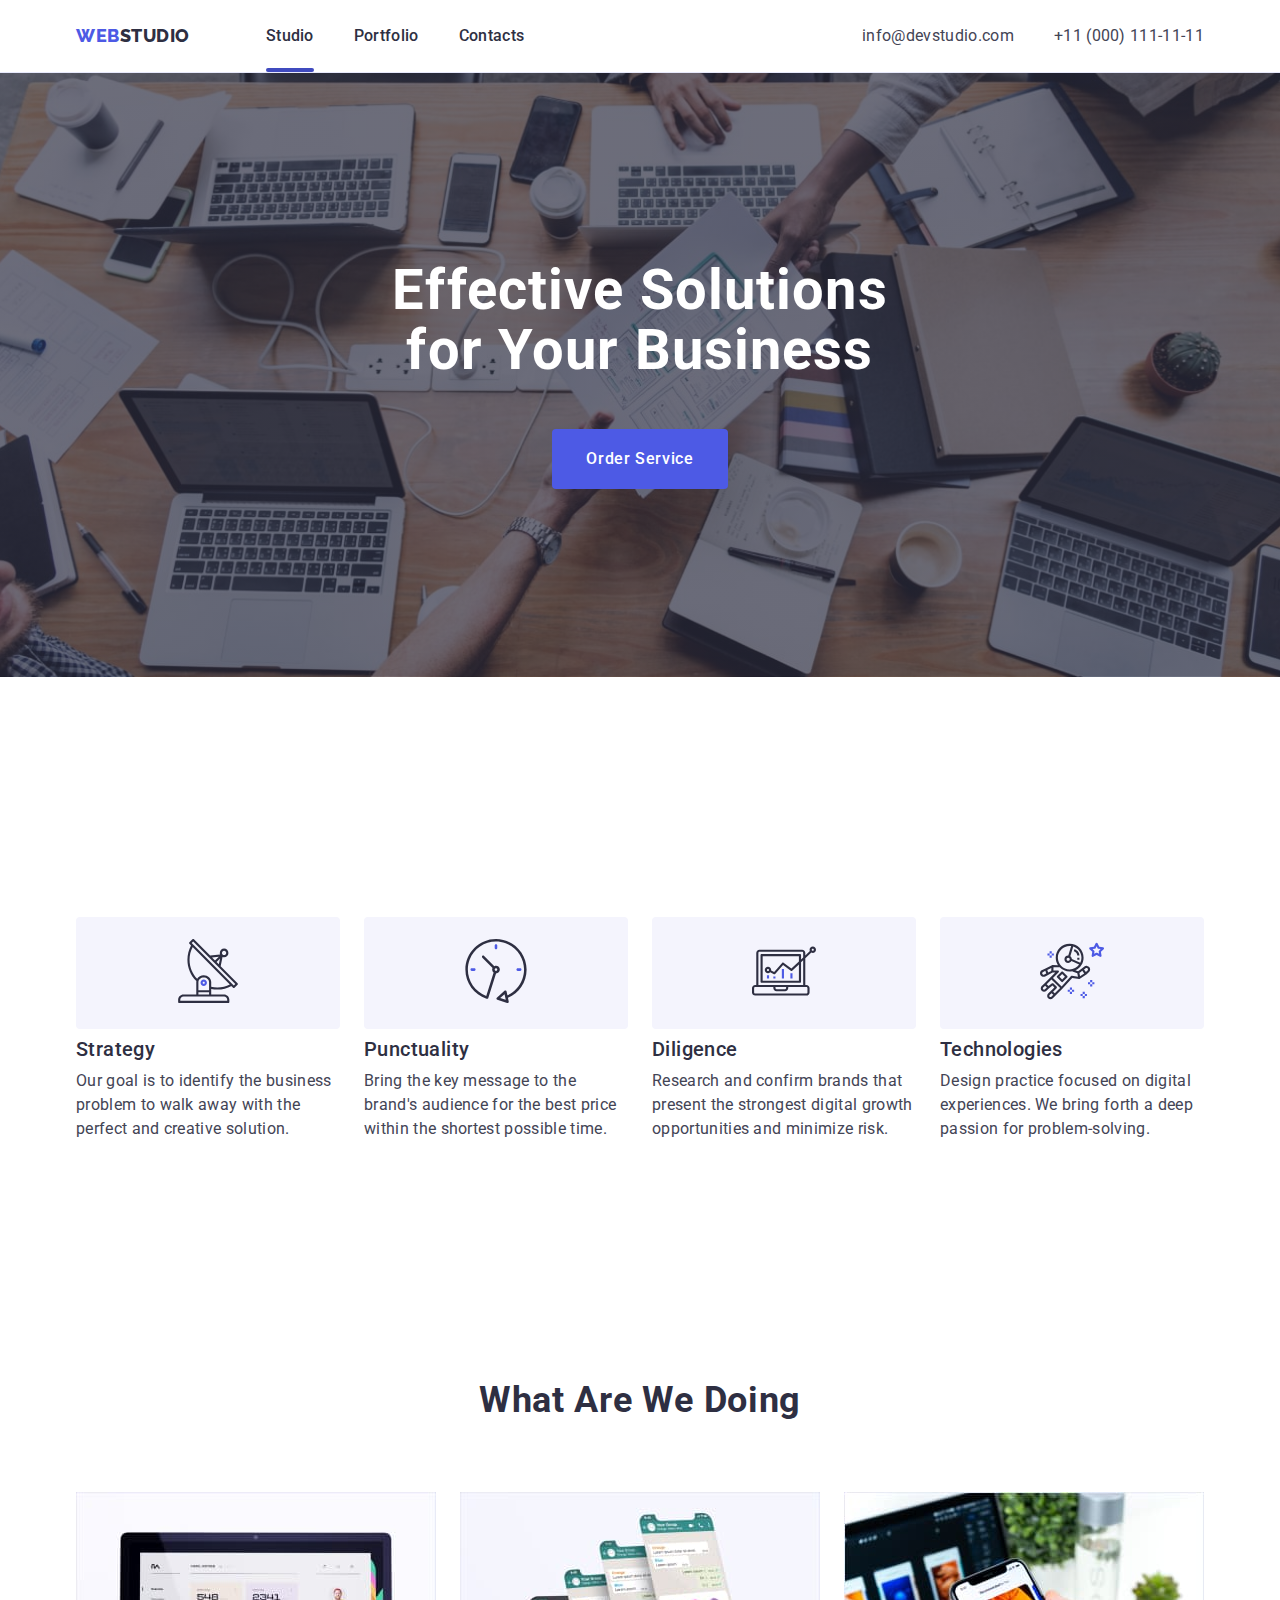
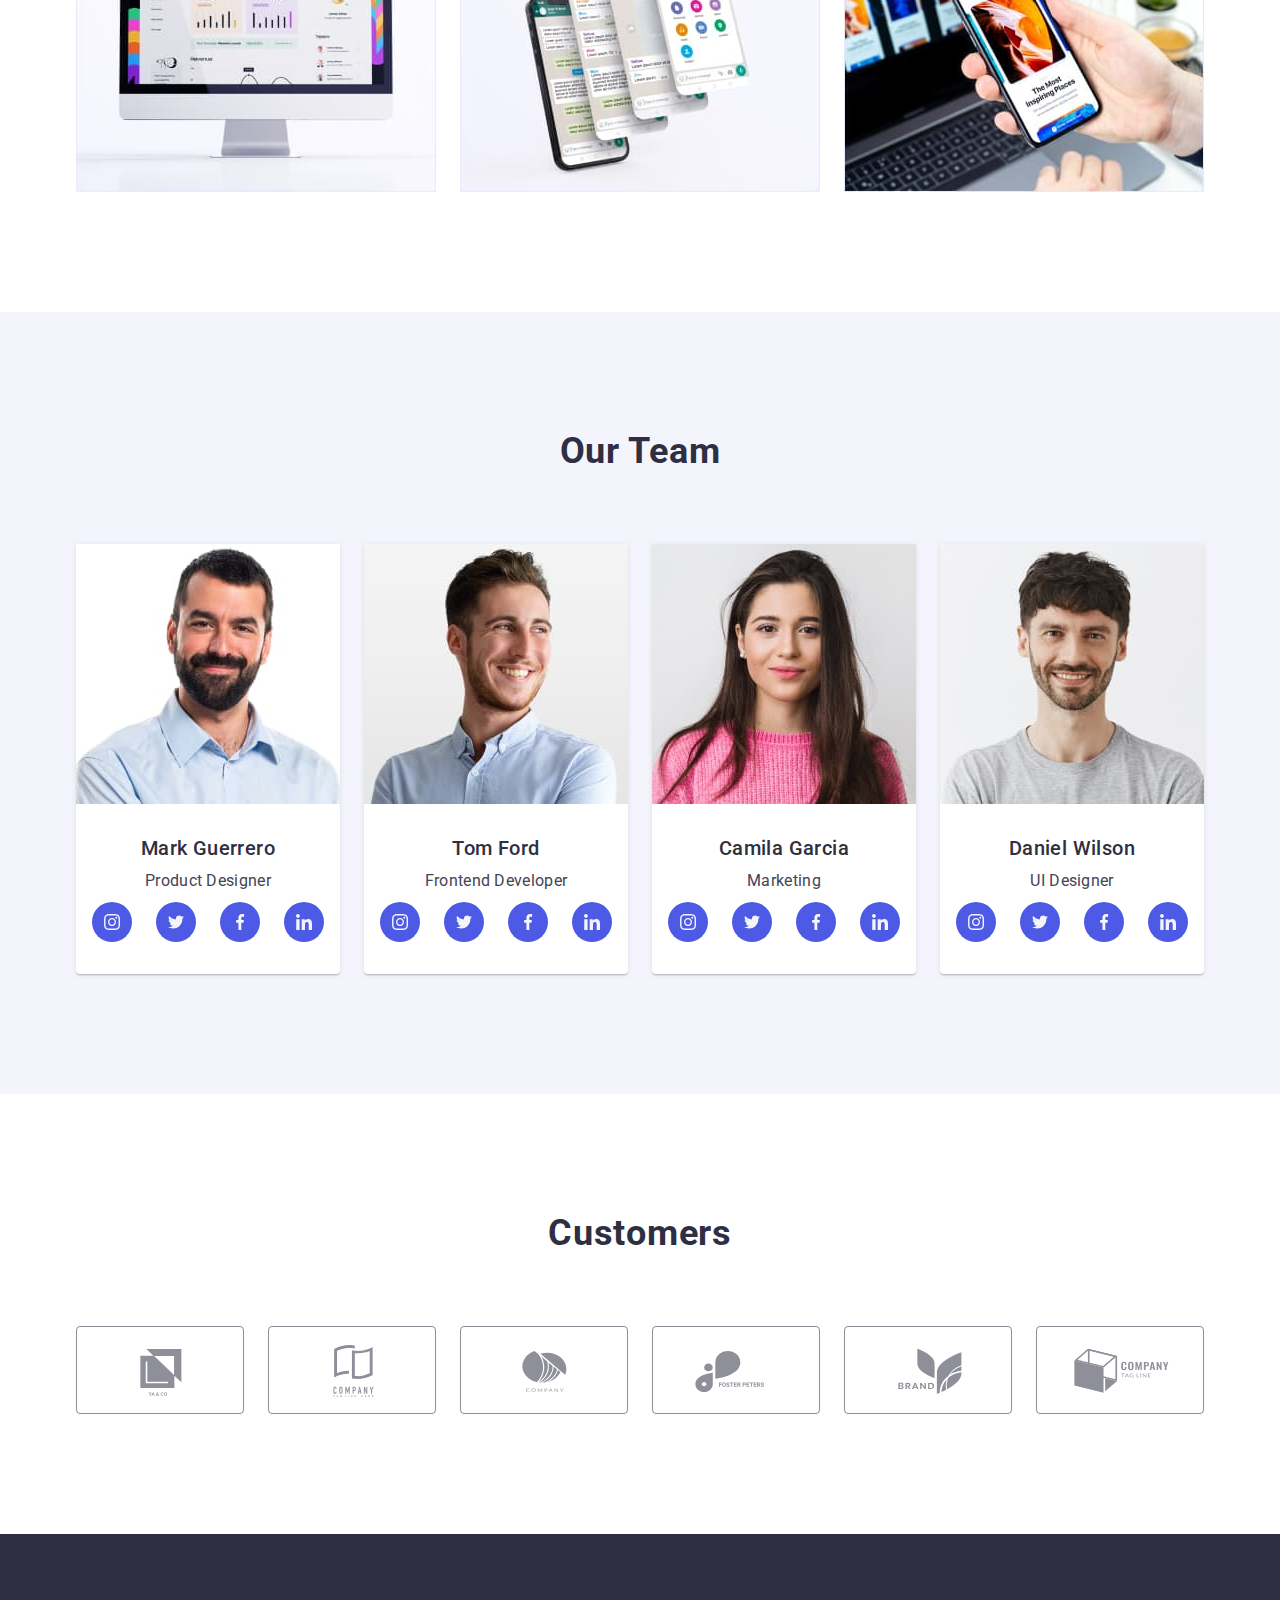
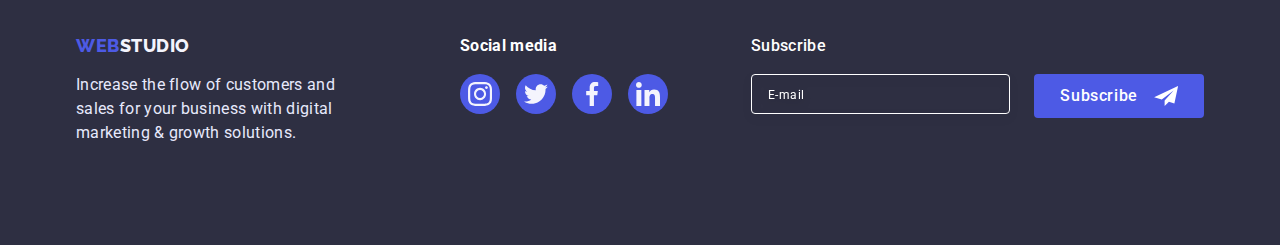
<file: index.html>
<!DOCTYPE html>
<html lang="en">
    <head>
        <meta  charset="UTF-8">
        <meta  http-equiv="X-UA-Compatible" content="IE=edge">
        <meta name="viewport" content="width=device-width, initial-scale=1.0">
        <title>WebStudio</title>
        <link rel="stylesheet" href="https://cdn.jsdelivr.net/npm/modern-normalize@1.1.0/modern-normalize.min.css">

        <link rel="preconnect" href="https://fonts.googleapis.com">
        <link rel="preconnect" href="https://fonts.gstatic.com" crossorigin>
        <link href="https://fonts.googleapis.com/css2?family=Raleway:wght@800&family=Roboto:wght@400;500;700&display=swap"
            rel="stylesheet"
            />
        <link rel="stylesheet" href="./css/styles.css"/>

    </head>
<body class="page">
    <!--header-->
    <header class="header">
        <div class="container header-container">
        <nav class="header-navigation">
        <a class="header-logo" href="./index.html">Web<span>Studio</span></a>
        <ul class="header-list list">
            <li class="header-item"><a href="./index.html" class="header-link link active">Studio</a></li>
            <li class="header-item"><a href="./portfolio.html" class="header-link link">Portfolio</a></li>
            <li class="header-item"><a href="" class="header-link link">Contacts</a></li>
        </ul>
        </nav>
    <!--adress-->
    <address class="header-address">
        <ul class="list-address list">
        <li><a href="mailto:info@devstudio.com" class="header-mail link ">info@devstudio.com</a></li>
        <li><a href="tel:+110001111111" class="header-telephone link">+11 (000) 111-11-11</a></li>
     </ul>
    </address>
    </div>
</header>  
<!--main-->
<main>
 <!--hero section -->
    <section class="hero">
        <div class="container">
        <h1 class="hero-titel">Effective Solutions for Your Business</h1>
        <button type="button" data-modal-open class="hero-button btn">Order Service</button>
    </div>
    </section>
    


 <!--section features-->
    <section class="section">
        <div class="container">
       <!--<h2 class="section-titel">Quality</h2>-->
        <ul class="feature-list list">
            <li class="feature-item">
                <div class="illustration-content">
                  <ul class="illustration-list list">
                    <li class="illustration-item">
                        <a href="" class="illustration-link link">
                        <svg class="illustration-icon" width="64" height="64">
                            <use href="./images/symbol-defs-2.svg#icon-antenna"></use>
                        </svg>
                        </a>
                    </li>
                  </ul>  

                </div>
            <h3 class="feature-titel">Strategy</h3>
            <p class="feature-subtitel">
            Our goal is to identify the business
            problem to walk away with the perfect and creative solution.
            </p>
            </li>
            <li class="feature-item">
                <div class="illustration-content">
                    <ul class="illustration-list list">
                        <li class="illustration-item">
                            <a href="" class="illustration-link link">
                                <svg class="illustration-icon" width="64" height="64">
                                    <use href="./images/symbol-defs-2.svg#icon-clock"></use>
                                </svg>
                            </a>
                        </li>
                    </ul>
                
                </div>
                <h3 class="feature-titel">Punctuality</h3>
                <p class="feature-subtitel">Bring the key message to the brand's audience for the best price within the shortest possible time.</p>
            </li>
            <li class="feature-item">
                <div class="illustration-content">
                    <ul class="illustration-list list">
                        <li class="illustration-item">
                            <a href="" class="illustration-link link">
                                <svg class="illustration-icon" width="64" height="64">
                                    <use href="./images/symbol-defs-2.svg#icon-diagram"></use>
                                </svg>
                            </a>
                        </li>
                    </ul>
                
                </div>
                <h3 class="feature-titel">Diligence</h3>
                <p class="feature-subtitel">Research and confirm brands that present the strongest digital growth opportunities and minimize risk.</p>
            </li>
            <li class="feature-item">
                <div class="illustration-content">
                    <ul class="illustration-list list">
                        <li class="illustration-item">
                            <a href="" class="illustration-link link">
                                <svg class="illustration-icon" width="64" height="64">
                                    <use href="./images/symbol-defs-2.svg#icon-astronaut"></use>
                                </svg>
                            </a>
                        </li>
                    </ul>
                
                </div>
                <h3 class="feature-titel">Technologies</h3>
                <p class="feature-subtitel">Design practice focused on digital experiences. We bring forth a deep passion for problem-solving.</p>
            </li>

        </ul>
        </div>
    </section>
    <!--section 3 doing-->
    <section class="doing">
        <div class="container">
        <h2 class="doing-titel">What are we doing</h2>
        <ul class="doing-list list">
            <li class="doing-item">
                <img 
                src="./images/img1.jpg"
                alt="computer"
                width="360"
                />
            </li>
            <li class="doing-item">
                <img 
                src="./images/img2.jpg"
                alt="mobil"
                 width="360"
                />
            </li>
            <li class="doing-item">
                <img 
                src="./images/img3.jpg"
                alt="ruka"
                width="360"
                />
            </li>
            
        </ul>
    </div>
    </section>
    <!--section team-->
    <section class="section-team">
        <div class="container">
        <h2 class="section-team-titel">Our Team</h2>
        <ul class="team-list list">
            <li class="team-item">
                <img 
                src="./images/person-img-1.jpg" 
                alt="persona persha"
                width="264"
                />
                <div class="team-content">
                <h3 class="team-titel">Mark Guerrero</h3>
                <p class="team-subtitel">Product Designer</p>
                <ul class="team-social-list list">
                    <li class="team-social-item">
                        <a href="" class="team-social-link link">
                            <svg class="team-social-icon" width="16" height="16">
                                <use href="./images/symbol-defs.svg#icon-instagram"></use>
                            </svg>
                        </a>
                    </li>
                    <li class="team-social-item">
                        <a href="" class="team-social-link link">
                            <svg class="team-social-icon" width="16" height="16">
                                <use href="./images/symbol-defs.svg#icon-twitter"></use>
                            </svg>
                        </a>
                    </li>
                    <li class="team-social-item">
                        <a href="" class="team-social-link link">
                            <svg class="team-social-icon" width="16" height="16">
                                <use href="./images/symbol-defs.svg#icon-facebook"></use>
                            </svg>
                        </a>
                    </li>
                    <li class="team-social-item">
                        <a href="" class="team-social-link link">
                            <svg class="team-social-icon" width="16" height="16">
                                <use href="./images/symbol-defs.svg#icon-linkedin"></use>
                            </svg>
                        </a>
                    </li>

                </ul>
                </div>
             </li>

                 <li class="team-item">
                    <img 
                    src="./images/person-img-2.jpg" 
                    alt="persona druga"
                    width="264"
                    />
                <div class="team-content">
                    <h3 class="team-titel">Tom Ford</h3>
                    <p class="team-subtitel">Frontend Developer</p>
                    <ul class="team-social-list list">
                        <li class="team-social-item">
                            <a href="" class="team-social-link link">
                                <svg class="team-social-icon" width="16" height="16">
                                    <use href="./images/symbol-defs.svg#icon-instagram"></use>
                                </svg>
                            </a>
                        </li>
                        <li class="team-social-item">
                            <a href="" class="team-social-link link">
                                <svg class="team-social-icon" width="16" height="16">
                                    <use href="./images/symbol-defs.svg#icon-twitter"></use>
                                </svg>
                            </a>
                        </li>
                        <li class="team-social-item">
                            <a href="" class="team-social-link link">
                                <svg class="team-social-icon" width="16" height="16">
                                    <use href="./images/symbol-defs.svg#icon-facebook"></use>
                                </svg>
                            </a>
                        </li>
                        <li class="team-social-item">
                            <a href="" class="team-social-link link">
                                <svg class="team-social-icon" width="16" height="16">
                                    <use href="./images/symbol-defs.svg#icon-linkedin"></use>
                                </svg>
                            </a>
                        </li>
                    
                    </ul>
                    </div>
                    
            </li>
                <li class="team-item">
                    <img 
                    src="./images/person-img-3.jpg" 
                    alt="persona tretja"
                    width="264"
                    />
                    <div class="team-content">
                    <h3 class="team-titel">Camila Garcia</h3>
                    <p class="team-subtitel">Marketing</p>
                    <ul class="team-social-list list">
                        <li class="team-social-item">
                            <a href="" class="team-social-link link">
                                <svg class="team-social-icon" width="16" height="16">
                                    <use href="./images/symbol-defs.svg#icon-instagram"></use>
                                </svg>
                            </a>
                        </li>
                        <li class="team-social-item">
                            <a href="" class="team-social-link link">
                                <svg class="team-social-icon" width="16" height="16">
                                    <use href="./images/symbol-defs.svg#icon-twitter"></use>
                                </svg>
                            </a>
                        </li>
                        <li class="team-social-item">
                            <a href="" class="team-social-link link">
                                <svg class="team-social-icon" width="16" height="16">
                                    <use href="./images/symbol-defs.svg#icon-facebook"></use>
                                </svg>
                            </a>
                        </li>
                        <li class="team-social-item">
                            <a href="" class="team-social-link link">
                                <svg class="team-social-icon" width="16" height="16">
                                    <use href="./images/symbol-defs.svg#icon-linkedin"></use>
                                </svg>
                            </a>
                        </li>
                    
                    </ul>
                    </div>
                </li>
                <li class="team-item">
                    <img 
                    src="./images/person-img-4.jpg" 
                    alt="persona chetverta"
                    width="264"
                    />
                <div class="team-content">
                     <h3 class="team-titel">Daniel Wilson</h3>
                    <p class="team-subtitel">UI Designer</p>
                    <ul class="team-social-list list">
                        <li class="team-social-item">
                            <a href="" class="team-social-link link">
                                <svg class="team-social-icon" width="16" height="16">
                                    <use href="./images/symbol-defs.svg#icon-instagram"></use>
                                </svg>
                            </a>
                        </li>
                        <li class="team-social-item">
                            <a href="" class="team-social-link link">
                                <svg class="team-social-icon" width="16" height="16">
                                    <use href="./images/symbol-defs.svg#icon-twitter"></use>
                                </svg>
                            </a>
                        </li>
                        <li class="team-social-item">
                            <a href="" class="team-social-link link">
                                <svg class="team-social-icon" width="16" height="16">
                                    <use href="./images/symbol-defs.svg#icon-facebook"></use>
                                </svg>
                            </a>
                        </li>
                        <li class="team-social-item">
                            <a href="" class="team-social-link link">
                                <svg class="team-social-icon" width="16" height="16">
                                    <use href="./images/symbol-defs.svg#icon-linkedin"></use>
                                </svg>
                            </a>
                        </li>
                    
                    </ul>
                </div>
                </li>
        </ul>
</div>
    </section>

    <!--------Section Customers------->
    <section class="customers">
        <div class="customers-container">
            <h2 class="section-customers-titel">Customers</h2>
            <ul class="customers-list list">
                <li class="customers-item">
                    <a href="" class="customers-link link">
                        <svg class="customers-icon" width="104" height="56">
                            <use href="./images/symbol-defs-logo.svg#icon-Logo-1"></use>
                        </svg>
                    </a>
                </li>
                <li class="customers-item">
                    <a href="" class="customers-link link">
                        <svg class="customers-icon" width="104" height="56">
                            <use href="./images/symbol-defs-logo.svg#icon-Logo-2"></use>
                        </svg>
                    </a>
                </li>
                <li class="customers-item">
                    <a href="" class="customers-link link">
                        <svg class="customers-icon" width="104" height="56">
                            <use href="./images/symbol-defs-logo.svg#icon-Logo-3"></use>
                        </svg>
                    </a>
                </li>
                <li class="customers-item">
                    <a href="" class="customers-link link">
                        <svg class="customers-icon" width="104" height="56">
                            <use href="./images/symbol-defs-logo.svg#icon-Logo-4"></use>
                        </svg>
                    </a>
                </li>
                <li class="customers-item">
                    <a href="" class="customers-link link">
                        <svg class="customers-icon" width="104" height="56">
                            <use href="./images/symbol-defs-logo.svg#icon-Logo-5"></use>
                        </svg>
                    </a>
                </li>
                <li class="customers-item">
                    <a href="" class="customers-link link">
                        <svg class="customers-icon" width="104" height="56">
                            <use href="./images/symbol-defs-logo.svg#icon-Logo-6"></use>
                        </svg>
                    </a>
                </li>
            </ul>

        </div>

    </section>
</main>

    <!--footer-->
<footer class="footer">
    <div class="container">
        <div class="">
        <a class="footer-logo link" href="./index.html">Web<span>Studio</span></a>
         <p class="footer-subtitel">Increase the flow of customers and sales for your business with digital marketing & growth solutions.
        </p></div>
    <div class="icon-content">
        <h3 class="icon-titel">Social media</h3>
        <ul class="footer-social-list list">
        <li class="footer-social-item">
            <a href="" class="footer-social-link link">
            <svg class="footer-social-icon" width="24" height="24">
             <use href="./images/symbol-defs.svg#icon-instagram"></use>
            </svg>
            </a>
        </li>
        <li class="footer-social-item">
            <a href="" class="footer-social-link link">
                <svg class="footer-social-icon" width="24" height="24">
                 <use href="./images/symbol-defs.svg#icon-twitter"></use>
                </svg>
            </a>
        </li>
        <li class="footer-social-item">
            <a href="" class="footer-social-link link">
                <svg class="footer-social-icon" width="24" height="24">
                 <use href="./images/symbol-defs.svg#icon-facebook"></use>
                </svg>
            </a></li>
        <li class="footer-social-item">
            <a href="" class="footer-social-link link">
            <svg class="footer-social-icon" width="24" height="24">
                <use href="./images/symbol-defs.svg#icon-linkedin"></use>
            </svg>    
            </a>
        </li>
        </ul>
    </div>


    <div class="subscribe-content">
    <p class="subscribe-title">Subscribe</p>
    <form class="subscribe-form form">
    <input type="email" name="user-subscribe-email" class="subscribe-form-input" placeholder="E-mail" aria-label="email">
    <button type="submit" class="subscribe-btn btn">Subscribe<svg class="subscribe-btn-icon" width="24" height="20">
    <use href="./images/symbol-defs-send-svg.svg#icon-icon-send"></use>
    </svg>
    </button>    
    </form>
    </div>

</div>
</footer>

 <div class="backdrop is-hidden" data-modal>
    <div class="modal">
        <button type="button" data-modal-close class="modal-close">
            <svg class="button-icon" width="8" height="8">
                <use href="./images/symbol-defs-close.svg#icon-close-black-"></use>
            </svg> </button>
            <p class="modal-titel">Leave your contacts and we will call you back</p>
            <form class="modal-form form">
                <div class="form-group">
                <label class="form-label"><span>Name</span></label>
                    <div class="form-control">
                <input type="text" class="form-input" placeholder="" name="name">
                <svg class="form-icon" width="18" height="24">
                    <use href="./images/symbol-defs-form.svg#icon-person"></use>
                </svg>
                </div>
                
                </div>
                <div class="form-group">
                <label class="form-label"><span>Phone</span></label>
                    <div class="form-control">
                <input type="text" class="form-input" placeholder="" name="phone">
                <svg class="form-icon" width="18" height="24">
                    <use href="./images/symbol-defs-form.svg#icon-phone"></use>
                </svg>
                </div>
                
                </div>
                <div class="form-group">
                <label class="form-label"><span>Email</span></label>
                    <div class="form-control">
                <input type="text" class="form-input" placeholder="" name="email">
                <svg class="form-icon" width="18" height="24">
                    <use href="./images/symbol-defs-form.svg#icon-email"></use>
                </svg>
                </div>
                
                </div>
                <div class="form-group">
                    <label class="form-label"><span>Comment</span>
                <textarea name="message" id="#" class="form-textarea" placeholder="Text input"></textarea>
                    </label>
                </div>
                <div class="form-group"></div>
                <input type="checkbox" class="form-checkbox visually-hidden" id="policy" name="policy" >
                <label for="policy" class="form-label-checkbox">
                    <span>
                    <svg class="form-checkbox-icon" width="10" height="8">
                        <use href="./images/symbol-defs-check.svg#icon-check"></use>
                    </svg>
                    </span>
                    I accept the terms and conditions of the <a class="privacy-policy-link" href="">Privacy Policy</a>
                
                </label>
                
                <button type="submit" class="form-btn btn">Send</button>
            </form>
    </div>
    </div>
 
<script src="./js/modal.js"></script>
</body>
</html>
</file>
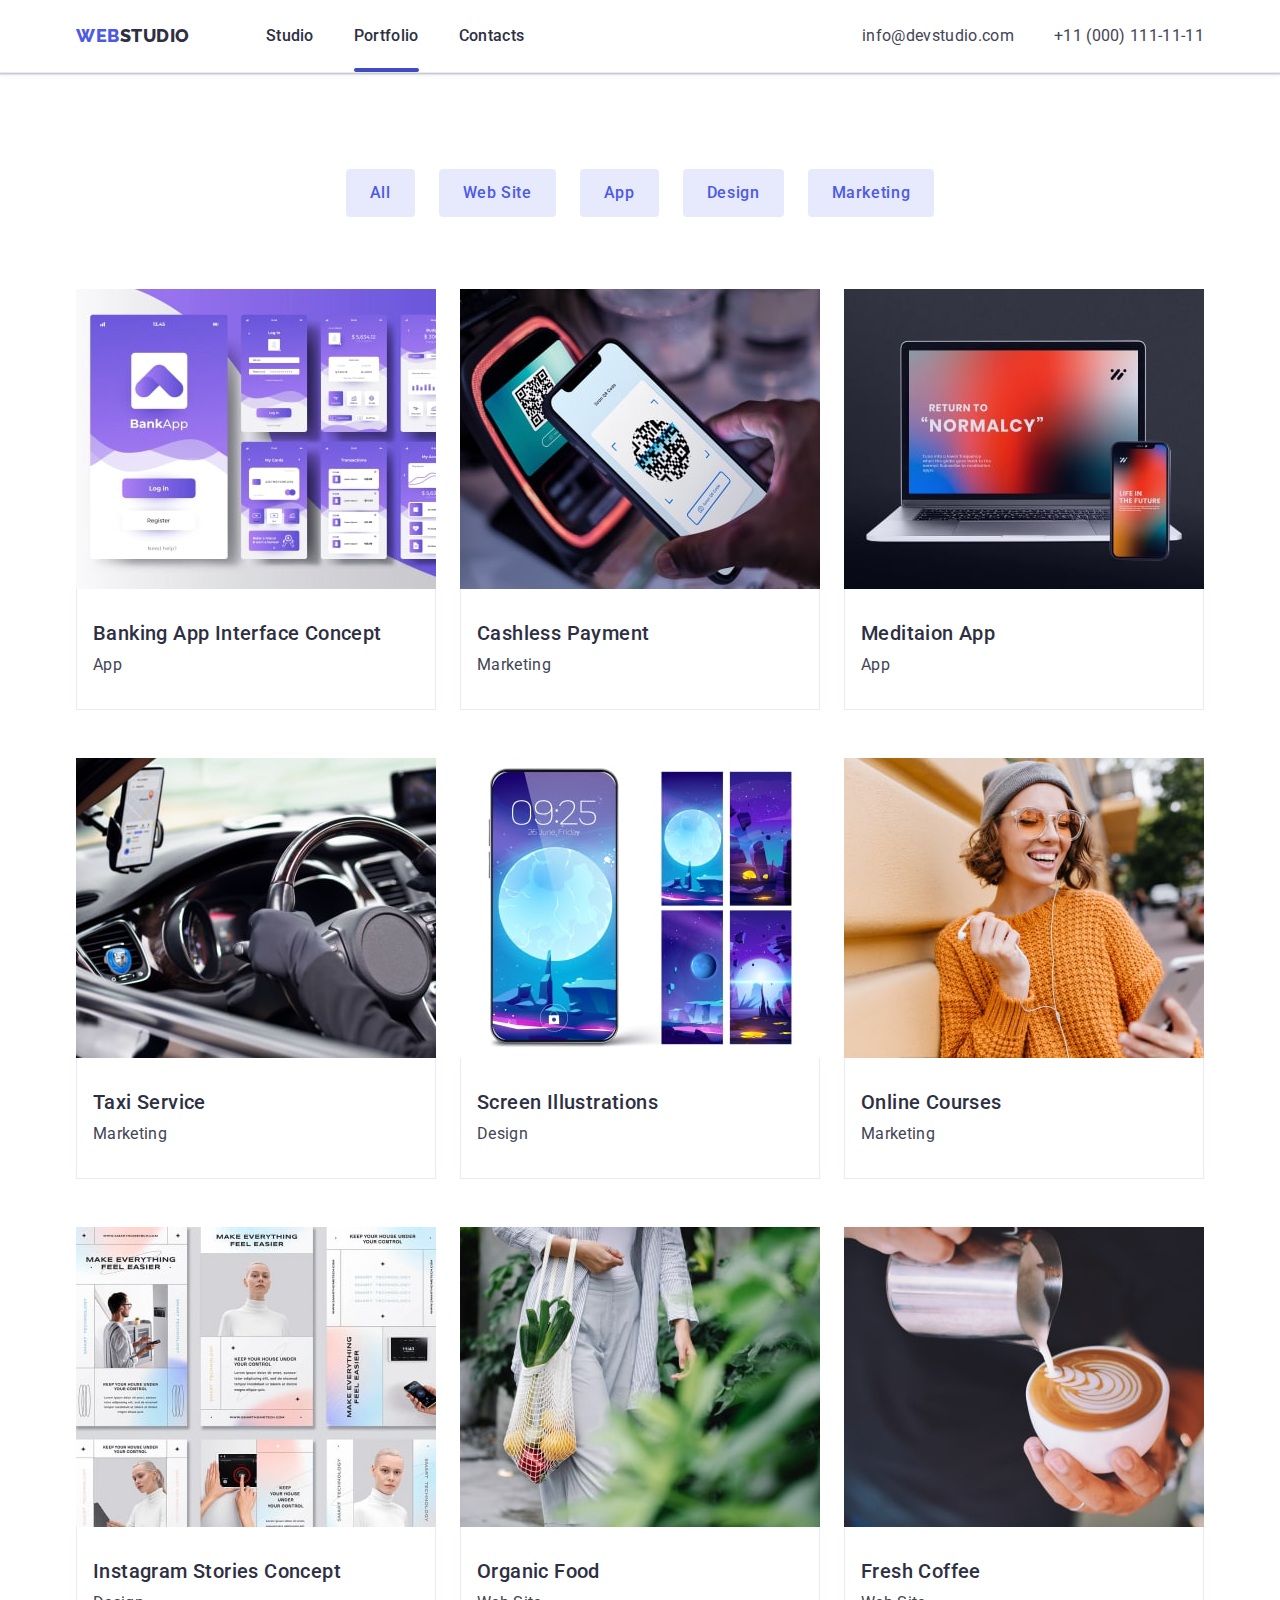
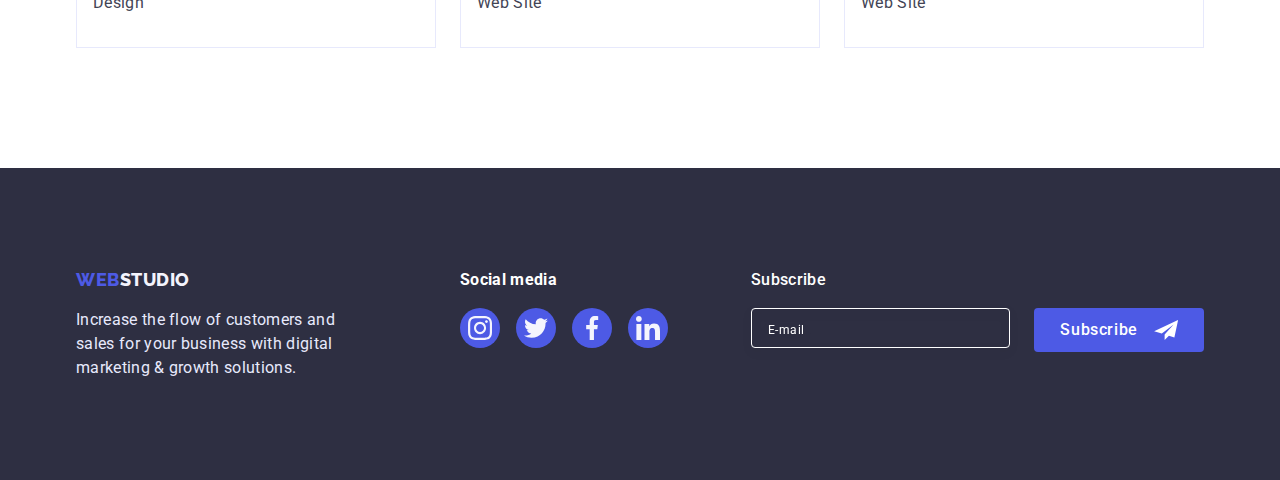
<file: portfolio.html>
<!DOCTYPE html>
<html lang="en">
<head>
    <meta charset="UTF-8">
    <meta http-equiv="X-UA-Compatible" content="IE=edge">
    <meta name="viewport" content="width=device-width, initial-scale=1.0">
    <title>Portfolio</title>
    <link rel="stylesheet" href="https://cdn.jsdelivr.net/npm/modern-normalize@1.1.0/modern-normalize.min.css">
    <link rel="preconnect" href="https://fonts.googleapis.com">
    <link rel="preconnect" href="https://fonts.gstatic.com" crossorigin>
    <link href="https://fonts.googleapis.com/css2?family=Raleway:wght@800&family=Roboto:wght@400;500;700&display=swap"
        rel="stylesheet" />
    <link rel="stylesheet" href="./css/styles.css" />
</head>

<body class="page">
    <!--header-->
    <header class="header">
        <div class="container header-container">
        <nav class="header-navigation">
            <a class="header-logo link" href="./index.html">Web<span>Studio</span></a>
            <ul class="header-list list">
                <li class="header-item"><a href="./index.html" class="header-link link">Studio</a></li>
                <li class="header-item"><a href="./portfolio.html" class="header-link link active">Portfolio</a></li>
                <li class="header-item"><a href="" class="header-link link">Contacts</a></li>
            </ul>
        </nav>
        <!--adress-->
        <address class="header-address">
            <ul class="list-address list">
                <li><a href="mailto:info@devstudio.com" class="header-mail link ">info@devstudio.com</a></li>
                <li><a href="tel:+110001111111" class="header-telephone link">+11 (000) 111-11-11</a></li>
            </ul>
        </address>
        </div>
    </header>
   <!--main-->
    <main>
        <!-- section portfolio-->
    <section class="portfolio">
        <div class="container">
        <h1 class="visually-hidden">Our works</h1>
    
        <!--button-->
        <div class="container"></div>
        <ul class="button-list list">
        <li  class="navigation-button-item"><button type="button"class="navigation-button">All</button></li>
        <li class="navigation-button-item"><button type="button"class="navigation-button">Web Site</button></li>
        <li class="navigation-button-item"><button type="button"class="navigation-button">App</button></li>
        <li class="navigation-button-item"><button type="button"class="navigation-button">Design</button></li>
        <li class="navigation-button-item"><button type="button"class="navigation-button">Marketing</button></li>
</div>
    </ul>
        <!--Section portfolio-List-->
        <div class="container ">
        <ul class="portfolio-list list">
            
            <li class="portfolio-item">
                <a hreff=""class="portfolio-link">
                <div class="portfolio-top-wrap">
                    <img 
                src="./images/img-min.jpg"
                alt="Banking"
                width="360"
                height="300"
                />
                <p class="portfolio-text-overlay">14 Stylish and User-Friendly App Design Concepts · Task Manager App · Calorie Tracker App · Exotic Fruit Ecommerce App ·
                Cloud Storage App
                </p>
                </div>
               <div class="portfolio-card">
                    <h2 class="titel">Banking App Interface Concept</h2>
                    <p class="portfolio-description">App</p>
                </div>
                </a>
            </li>
             <li class="portfolio-item">
                <a hreff="" class="portfolio-link link">
                    <div class="portfolio-top-wrap">
                <img 
                    src="./images/img2-min.jpg" 
                    alt= "Payment" 
                    width="360"
                    height="300"
                    />
                    <p class="portfolio-text-overlay">14 Stylish and User-Friendly App Design Concepts · Task Manager App · Calorie Tracker
                        App · Exotic Fruit Ecommerce App ·
                        Cloud Storage App
                    </p>
                    </div>
               <div class="portfolio-card">
                    <h2 class="titel">Cashless Payment</h2>
                    <p class="portfolio-description">Marketing</p>
                </div>
                </a>
            
            </li>
            <li class="portfolio-item">
                <a hreff="" class="portfolio-link">
                    <div class="portfolio-top-wrap">
                <img src="./images/img3-min.jpg" 
                    alt="Meditaion" 
                    width="360"
                    height="300"
                    />
                    <p class="portfolio-text-overlay">14 Stylish and User-Friendly App Design Concepts · Task Manager App · Calorie Tracker App · Exotic Fruit Ecommerce App ·
                Cloud Storage App
                </p>
                </div>
                    <div class="portfolio-card">
                        <h2 class="titel">Meditaion App</h2>
                        <p class="portfolio-description">App</p>
                    </div>
                </a>
            </li>

            <li class="portfolio-item">
            <a hreff="" class="portfolio-link">
                <div class="portfolio-top-wrap">
                    <img src="./images/img4-min.jpg" 
                    alt="Taxi" 
                    width="360"
                    height="300"
                    /><p class="portfolio-text-overlay">14 Stylish and User-Friendly App Design Concepts · Task Manager App · Calorie Tracker App · Exotic Fruit Ecommerce App ·
                Cloud Storage App
                </p>
                </div>
                    <div class="portfolio-card">
                        <h2 class="titel">Taxi Service</h2>
                        <p class="portfolio-description">Marketing</p>
                    </div>
            </a>
            </li>
            <li class="portfolio-item">
                <a hreff="" class="portfolio-link">
                    <div class="portfolio-top-wrap">
                <img src="./images/img5-min.jpg" 
                alt="Illustrations" 
                width="360"
                height="300"
                />
                <p class="portfolio-text-overlay">14 Stylish and User-Friendly App Design Concepts · Task Manager App · Calorie Tracker App · Exotic Fruit Ecommerce App ·
                Cloud Storage App
                </p>
                </div>
                <div class="portfolio-card">
                <h2 class="titel">Screen Illustrations</h2>
                <p class="portfolio-description">Design</p>
                </div>
                </a>
            </li>
            <li class="portfolio-item">
                <a hreff="" class="portfolio-link">
                    <div class="portfolio-top-wrap">
               <img src="./images/img6-min.jpg" 
                alt="Courses" 
                width="360"
                height="300"
                />
                <p class="portfolio-text-overlay">14 Stylish and User-Friendly App Design Concepts · Task Manager App · Calorie Tracker App · Exotic Fruit Ecommerce App ·
                Cloud Storage App
                </p>
                </div>
                <div class="portfolio-card">
                <h2 class="titel">Online Courses</h2>
                <p class="portfolio-description">Marketing</p>
                </div>
                </a>
            </li>
            <li class="portfolio-item">
                <a hreff="" class="portfolio-link">
                    <div class="portfolio-top-wrap">
                 <img src="./images/img7-min.jpg" 
                alt="Instagram" 
                width="360"
                height="300"
                />
                <p class="portfolio-text-overlay">14 Stylish and User-Friendly App Design Concepts · Task Manager App · Calorie Tracker App · Exotic Fruit Ecommerce App ·
                Cloud Storage App
                </p>
                </div>
                <div class="portfolio-card">
                <h2 class="titel">Instagram Stories Concept</h2>
                <p class="portfolio-description">Design</p>
                </div>
                </a>
            </li>

            <li class="portfolio-item">
                <a hreff="" class="portfolio-link">
                    <div class="portfolio-top-wrap">
                <img src="./images/img8-min.jpg" 
                alt="Organic Food" 
                width="360"
                height="300"
                />
                <p class="portfolio-text-overlay">14 Stylish and User-Friendly App Design Concepts · Task Manager App · Calorie Tracker App · Exotic Fruit Ecommerce App ·
                Cloud Storage App
                </p>
                </div>
                <div class="portfolio-card">
                <h2 class="titel">Organic Food</h2>
                <p class="portfolio-description">Web Site</p>
                </div>      
                </a>
            </li>

            <li class="portfolio-item">
                <a hreff="" class="portfolio-link">
                    <div class="portfolio-top-wrap">
                <img src="./images/img9-min.jpg" 
                alt="Fresh Coffee" 
                width="360"
                height="300"
                />
                <p class="portfolio-text-overlay">14 Stylish and User-Friendly App Design Concepts · Task Manager App · Calorie Tracker App · Exotic Fruit Ecommerce App ·
                Cloud Storage App
                </p>
                </div>
                <div class="portfolio-card">
                <h2 class="titel">Fresh Coffee</h2>
                <p class="portfolio-description">Web Site</p>
                </div>
                </a>
            </li>
            
         </ul>
        </div>
        </div>
    </section>
   
             
    </main>
    <!--footer-->
    <footer class="footer">
        <div class="container">
            <div class="">
                <a class="footer-logo link" href="./index.html">Web<span>Studio</span></a>
                <p class="footer-subtitel">Increase the flow of customers and sales for your business with digital marketing
                    & growth solutions.
                </p>
            </div>
            <div class="icon-content">
                <h3 class="icon-titel">Social media</h3>
                <ul class="footer-social-list list">
                    <li class="footer-social-item">
                        <a href="" class="footer-social-link link">
                            <svg class="footer-social-icon" width="24" height="24">
                                <use href="./images/symbol-defs.svg#icon-instagram"></use>
                            </svg>
                        </a>
                    </li>
                    <li class="footer-social-item">
                        <a href="" class="footer-social-link link">
                            <svg class="footer-social-icon" width="24" height="24">
                                <use href="./images/symbol-defs.svg#icon-twitter"></use>
                            </svg>
                        </a>
                    </li>
                    <li class="footer-social-item">
                        <a href="" class="footer-social-link link">
                            <svg class="footer-social-icon" width="24" height="24">
                                <use href="./images/symbol-defs.svg#icon-facebook"></use>
                            </svg>
                        </a>
                    </li>
                    <li class="footer-social-item">
                        <a href="" class="footer-social-link link">
                            <svg class="footer-social-icon" width="24" height="24">
                                <use href="./images/symbol-defs.svg#icon-linkedin"></use>
                            </svg>
                        </a>
                    </li>
                </ul>
            </div>
        <div class="subscribe-content">
            <p class="subscribe-title">Subscribe</p>
            <form class="subscribe-form form">
                <input type="email" name="user-subscribe-email" class="subscribe-form-input" placeholder="E-mail"
                    aria-label="email">
                <button type="submit" class="subscribe-btn btn">Subscribe<svg class="subscribe-btn-icon" width="24" height="20">
                        <use href="./images/symbol-defs-send-svg.svg#icon-icon-send"></use>
                    </svg>
                </button>
            </form>
        </div>
        </div>

       
        
    </footer>
</body>
</html>
</file>
<file: css/styles.css>
:root {
    --dark-color: #2E2F42;
    --light-color-button: #F4F4FD;
    --text-color: #434455;
    --primary-brand-color: #4D5AE5;
    --primary-white-color: #fff;
    --pressed-state-color: #404BBF;
    --cornflower-color: #E7E9FC;

}

h1,
h2,
h3,
h4,
h5,
h6,
p {
    margin: 0;
}

ul {
    margin: 0;
    padding: 0;
}

img {
    display: block;
}

body {
    font-family: 'Roboto', sans-serif;
    background-color: var(--primary-white-color);
    color: var(--dark-color);
}

.container {
    width: 1158px;
    margin: 0 auto;
    
    padding-left: 15px;
    padding-right: 15px;
}


.btn {
    font-family: 'Roboto', sans-serif;
    font-weight: 500;
    font-size: 16px;
    line-height: 1.5;
    align-items: center;
    letter-spacing: 0.04em;
    color: var(--primary-white-color);
    background-color: var(--primary-brand-color);
    cursor: pointer;
    border-color: transparent;
    border-radius: 4px;
    display: block;
    margin: 0 auto;
    flex-direction: row;
    padding: 16px 32px;
    transition: color 250ms, cubic-bezier(0.4, 0, 0.2, 1);


}

.list {
    list-style: none;
}

.link {
    text-decoration: none;
}

.visually-hidden {
    position: absolute;
    top: -150%;
    z-index: -100;
    width: 0;
    height: 0;
    opacity: 0;
    visibility: hidden;
    user-select: none;
    pointer-events: none;
    cursor: none;
    margin: 0;
    padding: 0;
    overflow: hidden;
    border: none;
    outline: none;
    white-space: nowrap;
}


/* -------header-------- */
.header {
    background-color: var(--primary-white-color);
    
  
    
}


.header-navigation {

    font-weight: 500;
    font-size: 16px;
    line-height: 1.5;
    letter-spacing: 0.02em;
    color: var(--dark-color);
    display: flex;
    align-items: center;



}

.header-logo {
    font-family: 'Raleway', sans-serif;
    font-weight: 800;
    font-size: 18px;
    line-height: 1.33;
    letter-spacing: 0.03em;
    text-transform: uppercase;
    color: var(--primary-brand-color);
    text-decoration: none;
    margin-right: 76px;

}

.header-logo span {
    color: var(--dark-color);
}

.header-list {
    display: flex;
    gap: 40px;

}


.header-link {
    font-weight: 500;
    font-size: 16px;
    line-height: 1.5;
    letter-spacing: 0.02em;
    color: var(--dark-color);
    display: block;
    padding: 24px 0;
    position: relative;
    transition: color 250ms, cubic-bezier(0.4, 0, 0.2, 1);
}

.list-address  {
    display: flex;
    gap: 40px;
   
}



.header-link.active:{
    color: rgba(64, 75, 191, 1);
}
.header-link:hover,
.header-link:focus {
    color: var(--primary-brand-color);
}
.header-link.active::after{
    content: "";
    width: 100%;
    height: 4px;
    background-color: rgba(64, 75, 191, 1);
    position: absolute;
    bottom: 0;
    left: 0;
    border-radius: 2px;
}
.header-address {
    margin-left: auto;
   
}
.header-container {
    display: flex;
    align-items: center;
}

.header-mail {
    font-size: 16px;
    line-height: 1.5;
    letter-spacing: 0.02em;
    color: var(--text-color);
    font-style: normal;
    
    
   
}

.header-mail:hover,
.header-mail:focus {
    color: var(--primary-brand-color);
}

.header-telephone {

    font-size: 16px;
    line-height: 1.5;
    letter-spacing: 0.02em;
    color: var(--text-color);
    font-style: normal;


}

.header-telephone:hover,
.header-mail:focus {
    color: var(--primary-brand-color);
}

/*hero*/
.hero {
    background-color: var(--dark-color);
    text-align: center;
    padding-top: 188px;
    padding-bottom: 188px;
    background-image: linear-gradient(
        rgba(46, 47,66, 0.7), 
        rgba(46, 47, 66, 0.7) 
        ), 
        url(../images/people-office.jpg);
    background-repeat: no-repeat;
        background-position: center;
        background-size: cover;
        

}

.hero-titel {
    font-size: 56px;
    line-height: 1.07;
    letter-spacing: 0.02em;
    color: var(--primary-white-color);
    margin-bottom: 48px;
    width: 496px;
    text-align: center;
    margin-left: auto;
    margin-right: auto
}

.hero-button:is(:hover, :focus) {
   background-color: var(--pressed-state-color);
            color: var(--light-color-button);
        box-shadow : 0px 4px 4px rgba(0, 0, 0, 0.15);
        border-radius: 4px;
}

/*section features*/
.section {
    padding: 120px 0;
}


.section-titel {}

.feature-list {
    padding-top: 120px;
    padding-bottom: 120px;
    display: flex;
   gap: 24px;
    
}

.feature-item {
   
   
}

.feature-titel {

    font-weight: 500;
    font-size: 20px;
    line-height: 1.2;
    letter-spacing: 0.02em;
    color: var(--dark-color);
    margin-bottom: 8px;

}

.feature-subtitel {

    font-size: 16px;
    line-height: 1.5;
    letter-spacing: 0.02em;
    color: var(--text-color);
    width: 264px;
    }

        .illustration-content {
            width: 264px;
            height: 112px;
            background-color: rgba(244, 244, 253, 1);
            border-radius: 4px;
            display: flex;
             align-items: center;
            justify-content: center;
            margin-bottom: 8px;
          
           
        }
    
        .illustration-list {
            display: flex;
                gap: 24px;
               
            
        }
    
       
    
        .illustration-item {
            
            justify-content: center;
        }
    
        .illustration-link {}
    
      
    
        .illustration-icon {
            width: 64px;
            height: 64px;
            justify-content: center;
            
        }

/*section doing*/
.doing {
    padding-bottom: 120px;
    display:flex;
}

.doing-titel {
    font-size: 36px;
    line-height: 1.1;
    text-align: center;
    letter-spacing: 0.02em;
    text-transform: capitalize;
    color: var(--dark-color);
    margin-bottom: 72px;
}

.list {}
.doing-container{
    display: flex;
}
.doing-item {
    
}
.doing-list{
    display: flex;
        gap: 24px;
        margin-top: 72px;
}

/*section team*/
.section-team {
    padding-top: 120px;
    padding-bottom: 120px;
    background-color: var(--light-color-button);
}



.section-team-titel{
    font-size: 36px;
    line-height: 1.1;
    text-align: center;
    letter-spacing: 0.02em;
    text-transform: capitalize;
    color: var(--dark-color);
    margin-bottom:  72px;
   }

.team-list {
    
    display: flex;
    gap: 24px;
    text-align: center;
    }

.team-item {
    gap: 24px;
    width: calc((100%-72px)/4);
    background-color: var(--primary-white-color);
        box-shadow: 0px 1px 6px rgba(46, 47, 66, 0.08), 0px 1px 1px rgba(46, 47, 66, 0.16), 0px 2px 1px rgba(46, 47, 66, 0.08);
        border-radius: 0px 0px 4px 4px;
        width: calc((100%-72px)/4);
    }
.team-content{
    padding-top: 32px;
    padding-bottom: 32px;
    }

.team-titel {
    font-weight: 500;
    font-size: 20px;
    line-height: 1.2;
    letter-spacing: 0.02em;
    color: var(--dark-color);
    margin-bottom: 8px;
     }

.team-subtitel {
    font-size: 16px;
    line-height: 1.6;
    letter-spacing: 0.02em;
    color: var(--text-color);
    margin-bottom: 8px;
}

.team-social-list {
   display: flex;
   gap: 24px;
   justify-content: center;
}


.team-social-item {
    width: 40px;
    height: 40px;
    transition: color 250ms cubic-bezier(0.4, 0, 0.2, 1);
}

.team-social-link {
    display: flex;
    justify-content: center;
    align-items: center;
    width: 100%;
    height: 100%;
    border-radius: 50%;
    background-color: var(--primary-brand-color);
    color:var(--light-color-button);
}
.team-social-link:is(:hover, :focus){
    background-color: var(--pressed-state-color);
    color: var(--light-color-button);
}
 .team-social-icon { 
    fill: currentcolor;
}

/*--------SEction Customers---------*/
.customers {}

.customers-container {
    padding-top: 120px;
    padding-bottom: 120px;
}

.section-customers-titel {
        font-size: 36px;
        line-height: 1.11;
        text-align: center;
        letter-spacing: 0.02em;
        text-transform: capitalize;
        color: var(--dark-color);
        margin-bottom: 72px;
}

.customers-list {
    display: flex;
        gap: 24px;
        justify-content: center;
}



.customers-item {
    width: 168px;
    height: 88px;
    order: 0;
    flex-grow: 0;
    transition: opacity 250ms cubic-bezier(0.4, 0, 0.2, 1);
    
}

.customers-link {
    display: flex;
        justify-content: center;
        align-items: center;
        width: 100%;
        height: 100%;
        color: #8E8F99;
        border: 1px solid #8E8F99;
            border-radius: 4px;
            border-color: rgba(142, 143, 153, 1);
            transition: color 250ms cubic-bezier(0.4, 0, 0.2, 1);
}
.customers-link:is(:hover, :focus) {
    color:var(--pressed-state-color);
    border-color: var(--pressed-state-color);
    ouline: none;
   
}
.customers-icon {
    fill: currentColor;
   
}

   /*-------Portfolio--------*/

.header{
    border-bottom: 1px solid #E7E9FC;
    box-shadow: 0px 2px 1px rgba(46, 47, 66, 0.08), 0px 1px 1px rgba(46, 47, 66, 0.16), 0px 1px 6px rgba(46, 47, 66, 0.08);
}


body{

}
.header-container{
    
    
    
}
.button-list{
        display: flex;
        gap: 24px;
        justify-content: center;
        margin-bottom: 72px;
}
.navigation-button {
        font-family: 'Roboto',sans-serif;
        font-weight: 500;
        font-size: 16px;
        line-height: 1.5;
        letter-spacing: 0.04em;
        color: var(--primary-brand-color);
        background-color: var(--cornflower-color);
       cursor: pointer;
        border: none;
        border-radius: 4px;
        padding: 12px 24px;
        transition: transform 250ms cubic-bezier(0.4, 0, 0.2, 1);
       }


    

.navigation-button:hover,
.navigation-button:focus {
  color: var(--primary-white-color);
  background-color: var(--pressed-state-color);
    box-shadow: 0px 3px 1px rgba(0, 0, 0, 0.1), 0px 2px 1px rgba(0, 0, 0, 0.08), 0px 2px 2px rgba(0, 0, 0, 0.12);
}
.navigation-button-item{

border-radius: 4px;
}
        

/*sections*/
.section{} 
.list {}
.portfolio{
    padding-top: 96px;
    padding-bottom: 120px;
}
.portfolio-list {
    
    display: flex;
    gap: 48px 24px;
    flex-wrap: wrap;
   
    
    }
    

.portfolio-card{

    
border: 1px solid #E7E9FC;
border-top: transparent;
padding: 32px 0 32px 16px;
    }

.portfolio-item {
  width: calc((100% - 48px) /3);
    transition: transform 250ms cubic-bezier(0.4, 0, 0.2, 1);
}

.portfolio-link
{ display: block;
}
.portfolio-item:hover,
.portfolio-item:focus {
    box-shadow: 0px 1px 6px rgba(46, 47, 66, 0.08), 0px 1px 1px rgba(46, 47, 66, 0.16), 0px 2px 1px rgba(46, 47, 66, 0.08);

}

.portfolio-text-overlay {
    position: absolute;
    bottom: 0;
    top: 0;
    left: 0;
    width: 100%;
    height: 100%;
    font-size: 16px;
    line-height: 1.5;
    letter-spacing: 0.02em;
    color: rgba(244, 244, 253, 1);
    background-color: var(--primary-brand-color);
    padding:40px 32px;
    transform: translateY(100%);
    transition: transform 250ms  cubic-bezier(0.4, 0, 0.2, 1);
    overflow:auto;
}

        .portfolio-item:hover .portfolio-text-overlay {
            transform: translateY(0);
    
        }
.portfolio-top-wrap {
    position: relative;
    overflow: hidden;
}


.titel {
    font-family: 'Roboto',sans-serif;
        font-style: normal;
        font-weight: 500;
    font-size: 20px;
    line-height: 1.2;
    letter-spacing: 0.02em; 
    text-decoration: none;
    list-style: none;
    color: var(--dark-color);
}

.portfolio-description{
    
        font-size: 16px;
        line-height: 1.5;
       letter-spacing: 0.02em;
        color: var(--text-color);
        margin-top: 8px;
        
}
/*footer*/
 .footer .container {
     display: flex;
 }


.footer-logo {

    font-family: 'Raleway';
    font-weight: 800;
    font-size: 18px;
    line-height: 1.33;
    display: flex;
    align-items: center;
    letter-spacing: 0.03em;
    text-transform: uppercase;
    color: var(--primary-brand-color);
    margin-bottom: 16px;
   
}

.footer-logo span {
    color: var(--light-color-button);

}
.footer-subtitel {
    font-family: 'Roboto';
    font-weight: 400;
    font-size: 16px;
    line-height: 1.5;
    letter-spacing: 0.02em;
    color:var(--cornflower-color);
    width: 264px;
    
}

.footer {
    background-color:var(--dark-color);
    padding: 100px 0;
    
   
}
.footer-social-list {
   display: flex;
        gap: 16px;
        position: absolute;
        
        
}
.footer-social-item {
    width: 40px;
        height: 40px;
        transition: transform 250ms cubic-bezier(0.4, 0, 0.2, 1);
}

.footer-social-link {
        display: flex;
       align-items:center;
    justify-content: center;
        width: 100%;
        height: 100%;
        border-radius: 50%;
        background-color:var(--primary-brand-color);
       color: var(--light-color-button);
    transition: color 250ms cubic-bezier(0.4, 0, 0.2, 1);
}

.footer-social-link:is(:hover, :focus) {
    background-color: #31D0AA;
    color: var(--light-color-button);}

.footer-social-icon {
   fill: currentcolor;
  }
.footer-icon {
   margin-left: 120px;
}
 .icon-content {
    margin-left: 120px;

 }
.footer-social-media {
   
}

.icon-titel {
    display: flex;
    gap: 120px;
    align-items: center;
    font-size: 16px;
    line-height: 1.5;
    letter-spacing: 0.02em;
    color: var(--primary-white-color);
    margin-bottom: 16px;
}
.backdrop {
    width: 100%;
    height: 100%;
    background: rgba(46, 47, 66, 0.4);
    top: 0;
    left: 0;
    transition: transform 250ms cubic-bezier(0.4, 0, 0.2, 1);
    position: fixed;
    top: 0;
    left: 0;
    }
   

.modal {
    width: 408px;
    
    padding: 72px 24px 24px 24px;
    background-color: #FCFCFC;
    position: absolute;
    top: 50%;
    left: 50%;
    transform: translate(-50% , -50%);
    transition: transform 250ms cubic-bezier(0.4, 0, 0.2, 1);
        
} 


.modal-close{
    display: flex;
    position: absolute;
    margin-left: auto;
    top: 24px;
    right: 24px;
    width: 24px;
    height: 24px;
    justify-content: center;
    align-items: center;
    background: #E7E9FC;
    border: 1px solid rgba(0, 0, 0, 0.1);
    border-radius: 50%;
    color: rgba(231, 233, 252, 1);
    transition: transform 250ms cubic-bezier(0.4, 0, 0.2, 1);
    
   }


.modal-close:is(:hover, :focus) {
   
    background-color: var(--pressed-state-color);
}


.button-icon {
    display: block;
         width: 8px;
        height: 8px;
        color: rgba(255, 255, 255, 1);
    justify-content: center;
        align-items: center;
        
    }
   .button-icon:hover,
   .button-icon:focus {
      fill: currentcolor;
        background-color: var(--pressed-state-color);
   }
       
        
    
.is-hidden{
    opacity: 0;
    visibility: hidden;
    pointer-events: none;

}

.modal-titel{
    font-family: 'Roboto';
        font-style: normal;
        font-weight: 500;
        font-size: 16px;
        line-height: 1.5;
        text-align: center;
        letter-spacing: 0.02em;
        color: var(--dark-color);
        
        margin-bottom: 16px;
        
}
.form-input{
    
    border: 1px solid rgba(46, 47, 66, 0.4);
        border-radius: 4px;
        width: 360px;
            height: 40px;
            padding: 16px 38px;
            outline: transparent;
            transition:  transform 250ms cubic-bezier(0.4, 0, 0.2, 1);
}
.form-input:focus{
    border: 1px solid var(--primary-brand-color);
        border-radius: 4px;

}
.form-input:focus + .form-icon{
    fill: var(--primary-brand-color);
}
.form-btn{
    display: block;
        margin-left: auto;
        margin-right: auto;
    width: 169px;
        height: 56px;
        margin-top:  24px;
        
        
}
.form-btn:hover,
.form-btn:focus{
    fill: currentcolor;
        background-color: var(--pressed-state-color);
        box-shadow: 0px 4px 4px rgba(0, 0, 0, 0.15);
}
.form-label span{
    display: block;
    margin-bottom: 4px;
    color: rgba(142, 143, 153, 1);
    font-family: 'Roboto';
        font-style: normal;
        font-weight: 400;
        font-size: 12px;
        line-height: 1.17;
        letter-spacing: 0.04em;
    
       
}
.form-control{
    position: relative;
    margin-bottom: 8px;

}
.form-icon{
    position: absolute;
    left: 16px;
    top: 50%;
    transform: translateY(-50%);
    transition: transform 250ms cubic-bezier(0.4, 0, 0.2, 1);
}

.form-textarea {
    display: block;
    border: 1px solid rgba(46, 47, 66, 0.4);
    border-radius: 4px;
    width: 360px;
   height: 120px;
    padding: 8px 16px;
    resize: none;
    font-family: 'Roboto';
        font-style: normal;
        font-weight: 400;
        font-size: 12px;
        line-height: 1.17;
      letter-spacing: 0.04em;
    color: rgba(46, 47, 66, 0.4);
}
.form-label-checkbox{
    font-family: 'Roboto';
        font-style: normal;
        font-weight: 400;
        font-size: 12px;
        line-height:1.17;
        letter-spacing: 0.04em;
         color: #8E8F99;
         display: flex;
         align-items: center;
         margin-top: 16px;
}


.form-label-checkbox span{
   
    width: 16px;
    height: 16px;
    border: 1px solid #2E2F42;
    border-radius: 2px;
    margin-right: 8px;
    display: flex;
    align-items: center;
    fill: transparent;
    justify-content: center;
    transition: background-color 250ms cubic-bezier(0.4, 0, 0.2, 1) ;
}
.form-checkbox:checked+.form-label-checkbox span {
    background-color: var(--pressed-state-color);
    border: 1px solid #404BBF;
    border-radius: 2px;
    background-image: url(../images/symbol-defs-check.svg);
    background-repeat: no-repeat;
    background-position: center;
    fill: #F4F4FD;
}
.privacy-policy-link{
    font-family: 'Roboto';
        font-style: normal;
        font-weight: 400;
        font-size: 12px;
        line-height:1.33;
        letter-spacing: 0.04em;
        text-decoration-line: underline;
    color: #4D5AE5;
    margin-left: 5px;
}
.subscribe-form-input{
    
    width: 264px;
    height: 40px;
    padding-left: 16px;
    border: 1px solid #FFFFFF;
        filter: drop-shadow(0px 4px 4px rgba(0, 0, 0, 0.15));
        border-radius: 4px;
        background-color: transparent;
        color: var(--primary-white-color);
}
.subscribe-form{
    display: flex;
}
.subscribe-content{
    margin-left: auto;
    width: 453px;
   height: 80px;
    
   
}
.subscribe-btn{
    display: flex;
    margin-left: 24px;
        flex-direction: row;
        justify-content: center;
        align-items: center;
        padding: 8px 24px;
        gap: 16px;
        transition: background-color 250ms cubic-bezier(0.4, 0, 0.2, 1);
}
.subscribe-btn:hover,
.subscribe-btn:focus {
    fill: currentcolor;
    background-color: var(--pressed-state-color);
        box-shadow: 0px 4px 4px rgba(0, 0, 0, 0.15);
}
.subscribe-title{
    font-family: 'Roboto';
        font-style: normal;
        font-weight: 500;
        font-size: 16px;
        line-height: 1.5;
        letter-spacing: 0.02em;
        color: var(--primary-white-color);
        margin-bottom: 16px;
}
.subscribe-form-input::placeholder{
    font-family: 'Roboto';
        font-style: normal;
        font-weight: 400;
        font-size: 12px;
        line-height: 2.0;
        display: flex;
        align-items: center;
        letter-spacing: 0.04em;
        color: var(--primary-white-color);
}
</file>
